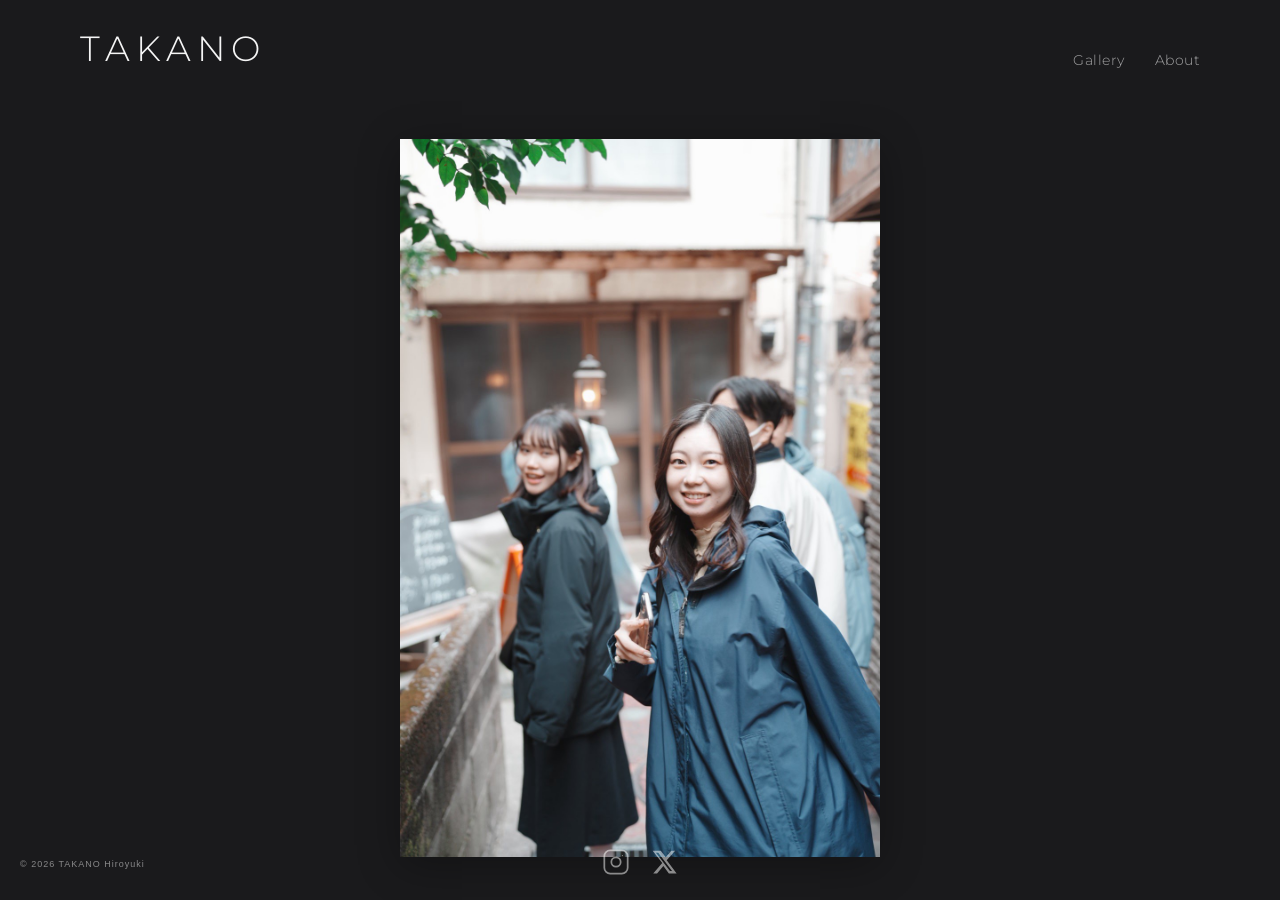
<file: index.html>
<!DOCTYPE html>
<html>

<head>
    <meta charset="UTF-8">
    <meta name="viewport" content="width=device-width, initial-scale=1.0">
    <title>TAKANO Hiroyuki</title>
    <link rel="stylesheet" href="style.css">
    <link rel="preconnect" href="https://fonts.googleapis.com">
    <link rel="preconnect" href="https://fonts.gstatic.com" crossorigin>
    <link href="https://fonts.googleapis.com/css2?family=Montserrat:wght@300;400&display=swap" rel="stylesheet">
    <link href="https://fonts.googleapis.com/css2?family=Cormorant+Garamond:wght@300;400;500&display=swap"
        rel="stylesheet">
</head>

<body>
    <div class="container">
        <header>
            <h1>TAKANO</h1>
            <nav>
                <a href="gallery.html">Gallery</a>
                <a href="about.html">About</a>
            </nav>

        </header>

        <section class="hero">
            <a href="gallery.html"><img id="hero-image"></a>
        </section>

        <footer>
            <p>© 2026 TAKANO Hiroyuki</p>
            <div class="footer-icons">
                <a href="https://www.instagram.com/hiro_43_" target="_blank" class="footer-icon">
                    <svg xmlns="http://www.w3.org/2000/svg" width="28" height="28" viewBox="0 0 24 24" fill="none"
                        stroke="currentColor" stroke-width="1.5" stroke-linecap="round" stroke-linejoin="round">
                        <rect x="2" y="2" width="20" height="20" rx="5" ry="5" />
                        <circle cx="12" cy="12" r="4" />
                        <circle cx="17.5" cy="6.5" r="0.5" fill="currentColor" stroke="none" />
                    </svg>
                </a>
                <a href="https://x.com/hiro_43_" target="_blank" class="footer-icon">
                    <svg xmlns="http://www.w3.org/2000/svg" width="28" height="28" viewBox="0 0 24 24"
                        fill="currentColor">
                        <path
                            d="M18.244 2.25h3.308l-7.227 8.26 8.502 11.24H16.17l-4.714-6.231-5.401 6.231H2.742l7.737-8.835L2.25 2.25h6.988l4.26 5.632 4.746-5.632zm-1.161 17.52h1.833L7.084 4.126H5.117z" />
                    </svg>
                </a>
            </div>
        </footer>
    </div>
    <script src="script.js"></script>

</body>

</html>
</file>
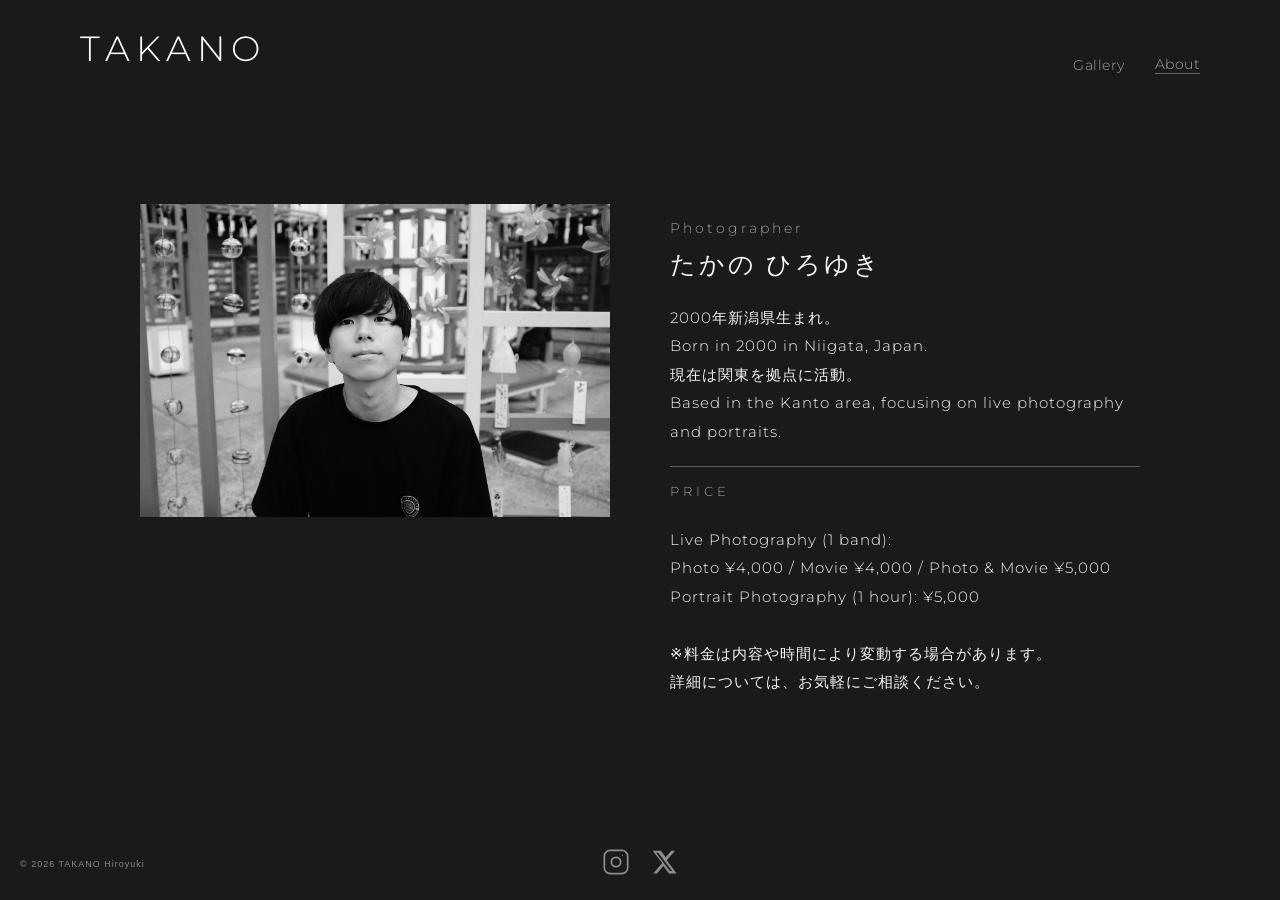
<file: about.html>
<!DOCTYPE html>
<html>

<head>
    <meta charset="UTF-8">
    <meta name="viewport" content="width=device-width, initial-scale=1.0">
    <title>About | TAKANO Hiroyuki</title>
    <link rel="stylesheet" href="style.css">

    <!-- フォント -->
    <link rel="preconnect" href="https://fonts.googleapis.com">
    <link rel="preconnect" href="https://fonts.gstatic.com" crossorigin>
    <link href="https://fonts.googleapis.com/css2?family=Cormorant+Garamond:wght@300;400;500&display=swap"
        rel="stylesheet">
    <link href="https://fonts.googleapis.com/css2?family=Montserrat:wght@300;400&display=swap" rel="stylesheet">
</head>

<body>

    <div class="container">

        <!-- ヘッダー -->
        <header>
            <h1><a href="index.html">TAKANO</a></h1>

            <nav>
                <a href="gallery.html">Gallery</a>
                <a href="about.html" class="active">About</a>
            </nav>
        </header>

        <!-- About本文 -->
        <section class="about">

            <div class="about-wrap">
                <div class="about-image">
                    <img src="images/about/hiroyuki.jpg" alt="TAKANO Hiroyuki">
                </div>
                <div class="name">
                    <span class="name-sub">Photographer</span><br>
                    たかの ひろゆき
                </div>
                <div class="bio">
                    2000年新潟県生まれ。<br>
                    Born in 2000 in Niigata, Japan.<br>
                    現在は関東を拠点に活動。<br>
                    Based in the Kanto area, focusing on live photography and portraits.
                </div>
                <div class="price">
                    <div class="price-heading">
                        <hr class="price-divider">
                        <span class="price-label">PRICE</span>
                    </div>
                    <div class="price-body">
                        Live Photography (1 band): <br>
                        Photo ¥4,000 / Movie ¥4,000 / Photo & Movie ¥5,000<br>
                        Portrait Photography (1 hour): ¥5,000<br><br>
                        ※料金は内容や時間により変動する場合があります。<br>
                        詳細については、お気軽にご相談ください。
                    </div>
                </div>
            </div>
        </section>

        <!-- フッター -->
        <footer>
            <p>© 2026 TAKANO Hiroyuki</p>
            <div class="footer-icons">
                <a href="https://www.instagram.com/hiro_43_" target="_blank" class="footer-icon">
                    <svg xmlns="http://www.w3.org/2000/svg" width="28" height="28" viewBox="0 0 24 24" fill="none"
                        stroke="currentColor" stroke-width="1.5" stroke-linecap="round" stroke-linejoin="round">
                        <rect x="2" y="2" width="20" height="20" rx="5" ry="5" />
                        <circle cx="12" cy="12" r="4" />
                        <circle cx="17.5" cy="6.5" r="0.5" fill="currentColor" stroke="none" />
                    </svg>
                </a>
                <a href="https://x.com/hiro_43_" target="_blank" class="footer-icon">
                    <svg xmlns="http://www.w3.org/2000/svg" width="28" height="28" viewBox="0 0 24 24"
                        fill="currentColor">
                        <path
                            d="M18.244 2.25h3.308l-7.227 8.26 8.502 11.24H16.17l-4.714-6.231-5.401 6.231H2.742l7.737-8.835L2.25 2.25h6.988l4.26 5.632 4.746-5.632zm-1.161 17.52h1.833L7.084 4.126H5.117z" />
                    </svg>
                </a>
            </div>
        </footer>
    </div>
</body>

</html>
</file>
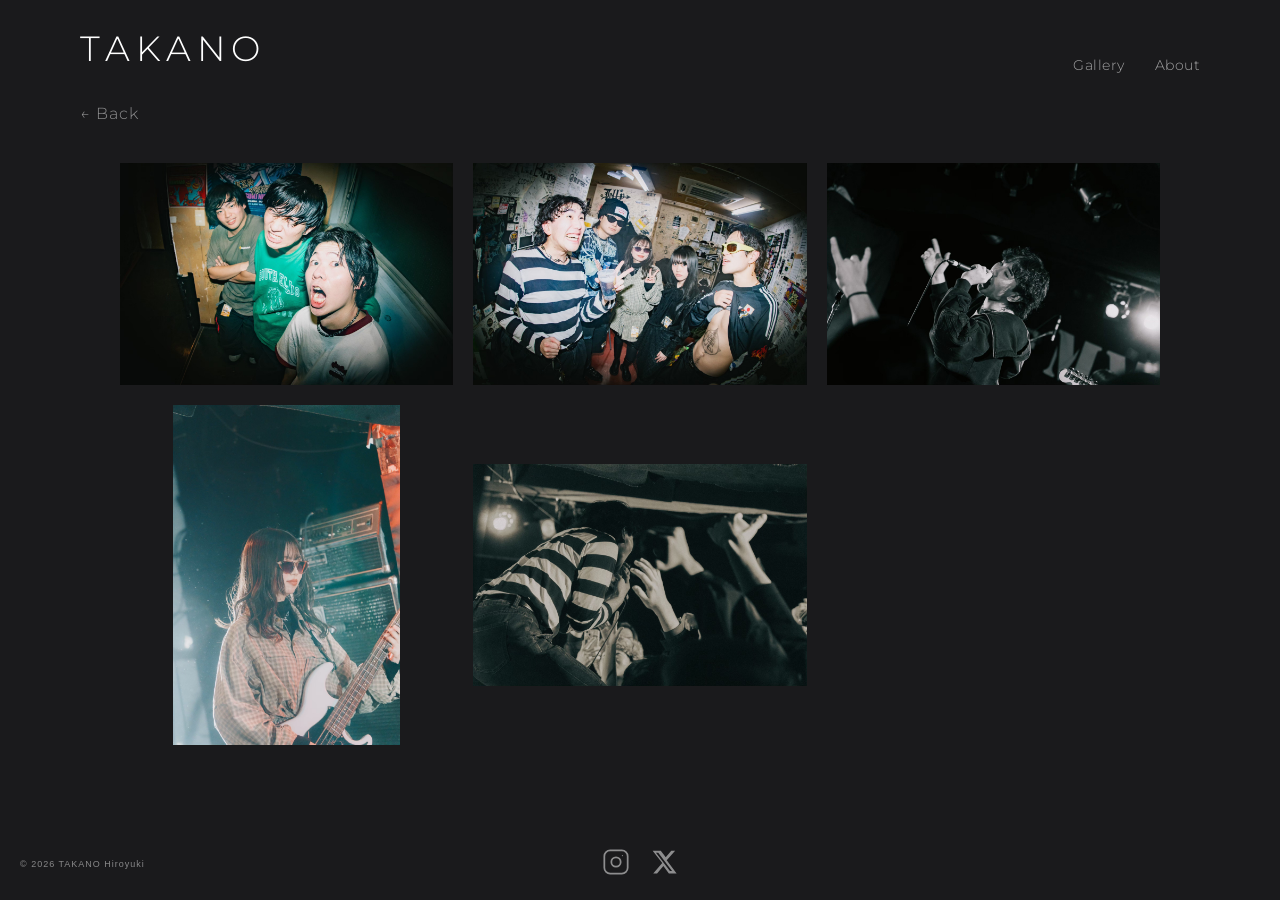
<file: gallery-live.html>
<!DOCTYPE html>
<html>

<head>
    <meta charset="UTF-8">
    <meta name="viewport" content="width=device-width, initial-scale=1.0">
    <title>Live | TAKANO Hiroyuki</title>
    <link rel="stylesheet" href="style.css">
    <link rel="preconnect" href="https://fonts.googleapis.com">
    <link rel="preconnect" href="https://fonts.gstatic.com" crossorigin>
    <link href="https://fonts.googleapis.com/css2?family=Cormorant+Garamond:wght@300;400;500&display=swap"
        rel="stylesheet">
    <link href="https://fonts.googleapis.com/css2?family=Montserrat:wght@300;400&display=swap" rel="stylesheet">
</head>

<body>
    <div class="container">
        <header>
            <h1><a href="index.html">TAKANO</a></h1>
            <nav>
                <a href="gallery.html">Gallery</a>
                <a href="about.html">About</a>
            </nav>
        </header>
        <a href="gallery.html" class="back-link">← Back</a>
        <section class="gallery">
            <div class="gallery-item"><img src="images/live/photo1.jpg" alt="photo 4"></div>
            <div class="gallery-item"><img src="images/live/photo2.jpg" alt="photo 5"></div>
            <div class="gallery-item"><img src="images/live/photo3.jpg" alt="photo 6"></div>
            <div class="gallery-item"><img src="images/live/photo4.jpg" alt="photo 7"></div>
            <div class="gallery-item"><img src="images/live/photo5.jpg" alt="photo 8"></div>
        </section>

        <div id="lightbox" class="lightbox">
            <span class="lightbox-close">&times;</span>
            <img class="lightbox-img" id="lightbox-img">
        </div>

        <footer>
            <p>© 2026 TAKANO Hiroyuki</p>
            <div class="footer-icons">
                <a href="https://www.instagram.com/hiro_43_" target="_blank" class="footer-icon">
                    <svg xmlns="http://www.w3.org/2000/svg" width="28" height="28" viewBox="0 0 24 24" fill="none"
                        stroke="currentColor" stroke-width="1.5" stroke-linecap="round" stroke-linejoin="round">
                        <rect x="2" y="2" width="20" height="20" rx="5" ry="5" />
                        <circle cx="12" cy="12" r="4" />
                        <circle cx="17.5" cy="6.5" r="0.5" fill="currentColor" stroke="none" />
                    </svg>
                </a>
                <a href="https://x.com/hiro_43_" target="_blank" class="footer-icon">
                    <svg xmlns="http://www.w3.org/2000/svg" width="28" height="28" viewBox="0 0 24 24"
                        fill="currentColor">
                        <path
                            d="M18.244 2.25h3.308l-7.227 8.26 8.502 11.24H16.17l-4.714-6.231-5.401 6.231H2.742l7.737-8.835L2.25 2.25h6.988l4.26 5.632 4.746-5.632zm-1.161 17.52h1.833L7.084 4.126H5.117z" />
                    </svg>
                </a>
            </div>
        </footer>
    </div>
    <script src="script.js"></script>
</body>

</html>
</file>
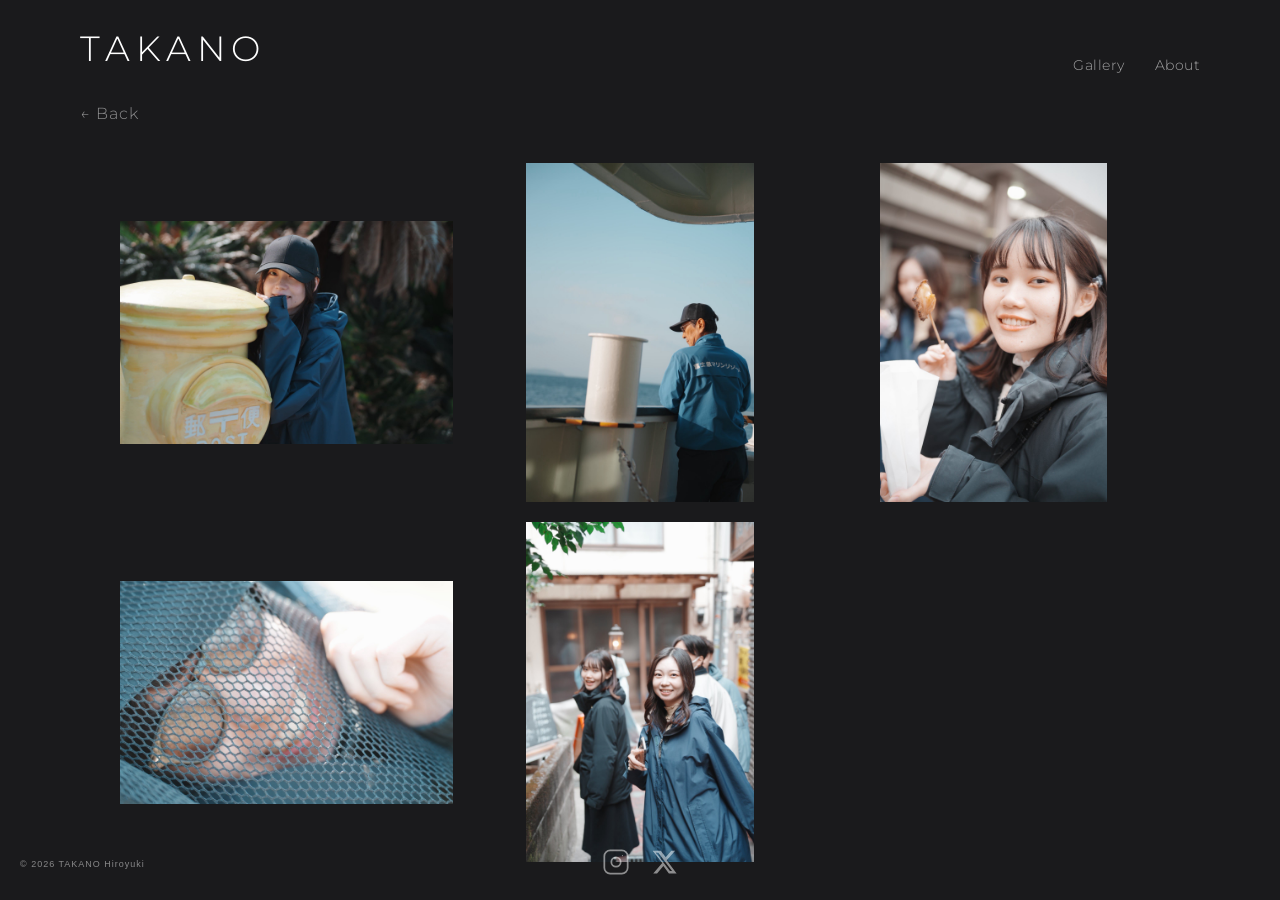
<file: gallery-portrait.html>
<!DOCTYPE html>
<html>

<head>
    <meta charset="UTF-8">
    <meta name="viewport" content="width=device-width, initial-scale=1.0">
    <title>Portrait | TAKANO Hiroyuki</title>
    <link rel="stylesheet" href="style.css">
    <link rel="preconnect" href="https://fonts.googleapis.com">
    <link rel="preconnect" href="https://fonts.gstatic.com" crossorigin>
    <link href="https://fonts.googleapis.com/css2?family=Cormorant+Garamond:wght@300;400;500&display=swap"
        rel="stylesheet">
    <link href="https://fonts.googleapis.com/css2?family=Montserrat:wght@300;400&display=swap" rel="stylesheet">
</head>

<body>
    <div class="container">
        <header>
            <h1><a href="index.html">TAKANO</a></h1>
            <nav>
                <a href="gallery.html">Gallery</a>
                <a href="about.html">About</a>
            </nav>
        </header>
        <a href="gallery.html" class="back-link">← Back</a>
        <section class="gallery">
            <div class="gallery-item"><img src="images/portrait/photo1.jpg" alt="photo 9"></div>
            <div class="gallery-item"><img src="images/portrait/photo2.jpg" alt="photo 10"></div>
            <div class="gallery-item"><img src="images/portrait/photo3.jpg" alt="photo 11"></div>
            <div class="gallery-item"><img src="images/portrait/photo4.jpg" alt="photo 12"></div>
            <div class="gallery-item"><img src="images/portrait/photo5.jpg" alt="photo 13"></div>
        </section>

        <div id="lightbox" class="lightbox">
            <span class="lightbox-close">&times;</span>
            <img class="lightbox-img" id="lightbox-img">
        </div>

        <footer>
            <p>© 2026 TAKANO Hiroyuki</p>
            <div class="footer-icons">
                <a href="https://www.instagram.com/hiro_43_" target="_blank" class="footer-icon">
                    <svg xmlns="http://www.w3.org/2000/svg" width="28" height="28" viewBox="0 0 24 24" fill="none"
                        stroke="currentColor" stroke-width="1.5" stroke-linecap="round" stroke-linejoin="round">
                        <rect x="2" y="2" width="20" height="20" rx="5" ry="5" />
                        <circle cx="12" cy="12" r="4" />
                        <circle cx="17.5" cy="6.5" r="0.5" fill="currentColor" stroke="none" />
                    </svg>
                </a>
                <a href="https://x.com/hiro_43_" target="_blank" class="footer-icon">
                    <svg xmlns="http://www.w3.org/2000/svg" width="28" height="28" viewBox="0 0 24 24"
                        fill="currentColor">
                        <path
                            d="M18.244 2.25h3.308l-7.227 8.26 8.502 11.24H16.17l-4.714-6.231-5.401 6.231H2.742l7.737-8.835L2.25 2.25h6.988l4.26 5.632 4.746-5.632zm-1.161 17.52h1.833L7.084 4.126H5.117z" />
                    </svg>
                </a>
            </div>
        </footer>
    </div>
    <script src="script.js"></script>
</body>

</html>
</file>
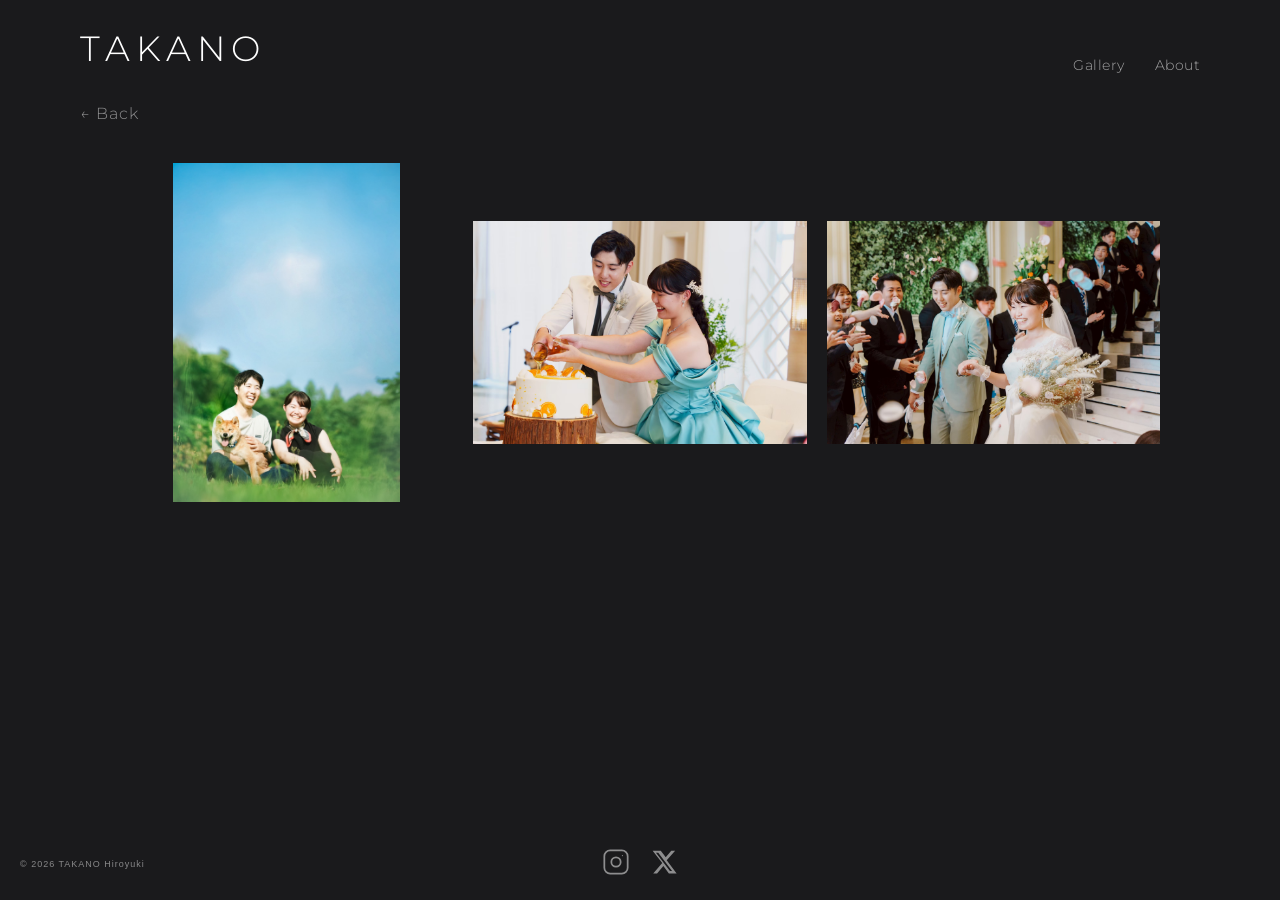
<file: gallery-wedding.html>
<!DOCTYPE html>
<html>

<head>
    <meta charset="UTF-8">
    <meta name="viewport" content="width=device-width, initial-scale=1.0">
    <title>Wedding | TAKANO Hiroyuki</title>
    <link rel="stylesheet" href="style.css">
    <link rel="preconnect" href="https://fonts.googleapis.com">
    <link rel="preconnect" href="https://fonts.gstatic.com" crossorigin>
    <link href="https://fonts.googleapis.com/css2?family=Cormorant+Garamond:wght@300;400;500&display=swap"
        rel="stylesheet">
    <link href="https://fonts.googleapis.com/css2?family=Montserrat:wght@300;400&display=swap" rel="stylesheet">
</head>

<body>
    <div class="container">
        <header>
            <h1><a href="index.html">TAKANO</a></h1>
            <nav>
                <a href="gallery.html">Gallery</a>
                <a href="about.html">About</a>
            </nav>
        </header>
        <a href="gallery.html" class="back-link">← Back</a>
        <section class="gallery">
            <div class="gallery-item"><img src="images/wedding/photo1.jpg" alt="photo 1"></div>
            <div class="gallery-item"><img src="images/wedding/photo2.jpg" alt="photo 2"></div>
            <div class="gallery-item"><img src="images/wedding/photo3.jpg" alt="photo 3"></div>
        </section>

        <div id="lightbox" class="lightbox">
            <span class="lightbox-close">&times;</span>
            <img class="lightbox-img" id="lightbox-img">
        </div>

        <footer>
            <p>© 2026 TAKANO Hiroyuki</p>
            <div class="footer-icons">
                <a href="https://www.instagram.com/hiro_43_" target="_blank" class="footer-icon">
                    <svg xmlns="http://www.w3.org/2000/svg" width="28" height="28" viewBox="0 0 24 24" fill="none"
                        stroke="currentColor" stroke-width="1.5" stroke-linecap="round" stroke-linejoin="round">
                        <rect x="2" y="2" width="20" height="20" rx="5" ry="5" />
                        <circle cx="12" cy="12" r="4" />
                        <circle cx="17.5" cy="6.5" r="0.5" fill="currentColor" stroke="none" />
                    </svg>
                </a>
                <a href="https://x.com/hiro_43_" target="_blank" class="footer-icon">
                    <svg xmlns="http://www.w3.org/2000/svg" width="28" height="28" viewBox="0 0 24 24"
                        fill="currentColor">
                        <path
                            d="M18.244 2.25h3.308l-7.227 8.26 8.502 11.24H16.17l-4.714-6.231-5.401 6.231H2.742l7.737-8.835L2.25 2.25h6.988l4.26 5.632 4.746-5.632zm-1.161 17.52h1.833L7.084 4.126H5.117z" />
                    </svg>
                </a>
            </div>
        </footer>
    </div>
    <script src="script.js"></script>
</body>

</html>
</file>
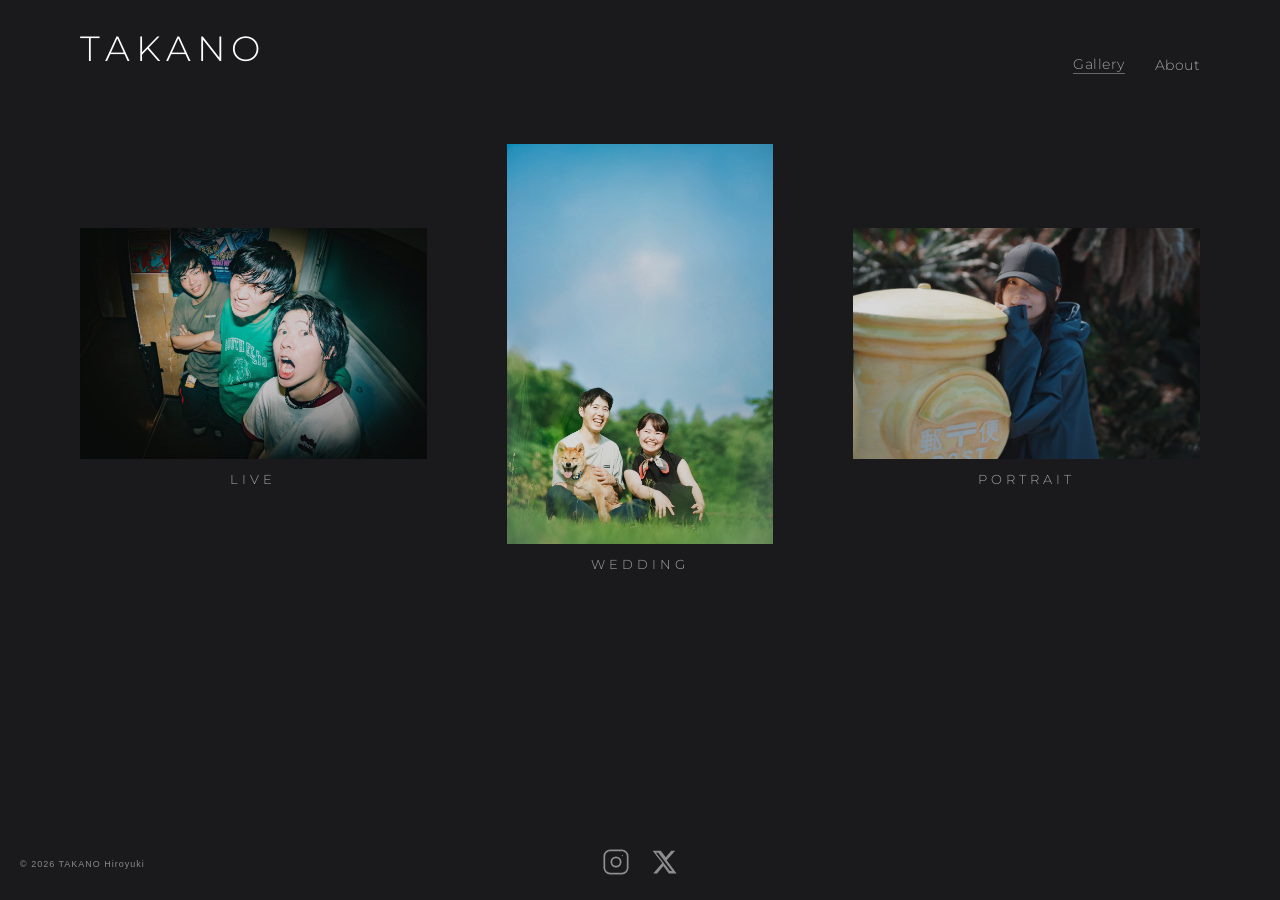
<file: gallery.html>
<!DOCTYPE html>
<html>

<head>
    <meta charset="UTF-8">
    <meta name="viewport" content="width=device-width, initial-scale=1.0">
    <title>Gallery | TAKANO Hiroyuki</title>
    <link rel="stylesheet" href="style.css">
    <link rel="preconnect" href="https://fonts.googleapis.com">
    <link rel="preconnect" href="https://fonts.gstatic.com" crossorigin>
    <link href="https://fonts.googleapis.com/css2?family=Cormorant+Garamond:wght@300;400;500&display=swap"
        rel="stylesheet">
    <link href="https://fonts.googleapis.com/css2?family=Montserrat:wght@300;400&display=swap" rel="stylesheet">
</head>

<body>
    <div class="container">
        <header>
            <h1><a href="index.html">TAKANO</a></h1>
            <nav>
                <a href="gallery.html" class="active">Gallery</a>
                <a href="about.html">About</a>
            </nav>
        </header>

        <section class="category-grid">
            <a href="gallery-live.html" class="category-item">
                <img src="images/live/photo1.jpg" alt="Live">
                <span class="category-name">Live</span>
            </a>
            <a href="gallery-wedding.html" class="category-item">
                <img src="images/wedding/photo1.jpg" alt="Wedding">
                <span class="category-name">Wedding</span>
            </a>
            <a href="gallery-portrait.html" class="category-item">
                <img src="images/portrait/photo1.jpg" alt="Portrait">
                <span class="category-name">Portrait</span>
            </a>
        </section>

        <footer>
            <p>© 2026 TAKANO Hiroyuki</p>
            <div class="footer-icons">
                <a href="https://www.instagram.com/hiro_43_" target="_blank" class="footer-icon">
                    <svg xmlns="http://www.w3.org/2000/svg" width="28" height="28" viewBox="0 0 24 24" fill="none"
                        stroke="currentColor" stroke-width="1.5" stroke-linecap="round" stroke-linejoin="round">
                        <rect x="2" y="2" width="20" height="20" rx="5" ry="5" />
                        <circle cx="12" cy="12" r="4" />
                        <circle cx="17.5" cy="6.5" r="0.5" fill="currentColor" stroke="none" />
                    </svg>
                </a>
                <a href="https://x.com/hiro_43_" target="_blank" class="footer-icon">
                    <svg xmlns="http://www.w3.org/2000/svg" width="28" height="28" viewBox="0 0 24 24"
                        fill="currentColor">
                        <path
                            d="M18.244 2.25h3.308l-7.227 8.26 8.502 11.24H16.17l-4.714-6.231-5.401 6.231H2.742l7.737-8.835L2.25 2.25h6.988l4.26 5.632 4.746-5.632zm-1.161 17.52h1.833L7.084 4.126H5.117z" />
                    </svg>
                </a>
            </div>
        </footer>
    </div>
</body>

</html>
</file>
<file: style.css>
body {
  background: #1a1a1c;
  color: #f5f5f5;
  font-family: sans-serif;
  margin: 0;
  padding: 0;
}

header {
  display: flex;
  justify-content: space-between;
  align-items: flex-end;
  padding: 30px 40px;
}

nav {
  display: flex;
  align-items: flex-end;
}

nav a {
  margin-left: 30px;
  text-decoration: none;
  color: white;
  align-items: center;
  font-family: "Montserrat", sans-serif;
  font-weight: 300;
  font-size: 14px;
  letter-spacing: 0.5px;
  opacity: 0.6;
  transition: opacity 0.4s ease;
}

nav a:hover {
  opacity: 1;
}

h1 {
  font-family: "Montserrat", sans-serif;
  font-size: 35px;
  letter-spacing: 6px;
  font-weight: 300;
  line-height: 1.1;
  margin: 0;
}

h1 a {
  text-decoration: none;
  color: white;
  display: inline-block;
  padding-bottom: 4px;
  border-bottom: 1px solid transparent;
  transition: border-color 0.6s ease;
}

h1 a:hover {
  border-bottom-color: rgba(245, 245, 245, 0.6);
}

nav a.active {
  border-bottom: 1px solid rgba(245, 245, 245, 0.6);
  pointer-events: none;
}

.container {
  max-width: 1200px;
  margin: auto;
}

.hero {
  display: flex;
  justify-content: center;
  align-items: center;
  flex: 1;
  margin-top: 40px;
  min-height: 70vh;
}

.hero img {
  width: 40%;
  max-width: 600px;
  opacity: 1;
  transition: opacity 1s;
  box-shadow: 0 8px 40px rgba(0, 0, 0, 0.3);
}

.hero a {
  display: flex;
  justify-content: center;
  cursor: pointer;
  width: 100%;
}

/* 各gallery↓ */
.back-link {
  display: inline-block;
  font-family: "Montserrat", sans-serif;
  font-weight: 300;
  font-size: 16px;
  letter-spacing: 1px;
  color: white;
  text-decoration: none;
  opacity: 0.5;
  padding: 0 40px 20px;
  transition: opacity 0.4s ease;
}

.back-link:hover {
  opacity: 1;
}

.gallery {
  display: grid;
  grid-template-columns: repeat(3, 1fr);
  gap: 20px;
  padding: 20px 80px;
}

/* 写真1枚の枠 */
.gallery-item {
  display: flex;
  justify-content: center;
  align-items: center;
}

/* 写真 */
.gallery-item img {
  width: auto;
  max-width: 100%;
  max-height: 340px;
  display: block;
  opacity: 0;
  transform: translateY(20px);
  transition: opacity 0.6s ease, transform 0.6s ease;
}

.gallery-item img.visible {
  opacity: 1;
  transform: translateY(0);
}

/* category grid */
.category-grid {
  display: grid;
  grid-template-columns: repeat(3, 1fr);
  gap: 40px;
  padding: 40px 40px 80px;
  align-items: center;
}

.category-item {
  display: block;
  text-decoration: none;
}

.category-item img {
  width: 100%;
  max-height: 400px;
  object-fit: contain;
  display: block;
  transition: opacity 0.6s ease;
  opacity: 0.85;
}

.category-item:hover img {
  opacity: 1;
}

.category-name {
  display: block;
  font-family: "Montserrat", sans-serif;
  font-weight: 300;
  font-size: 13px;
  letter-spacing: 4px;
  color: white;
  text-transform: uppercase;
  opacity: 0.6;
  margin-top: 12px;
  text-align: center;
}


/* lightbox */
.lightbox {
  display: none;
  position: fixed;
  inset: 0;
  background: rgba(0, 0, 0, 0.9);
  z-index: 1000;
  justify-content: center;
  align-items: center;
}

.lightbox.active {
  display: flex;
}

.lightbox-img {
  max-width: 90vw;
  max-height: 90vh;
  object-fit: contain;
}

.lightbox-close {
  position: absolute;
  top: 20px;
  right: 30px;
  font-size: 40px;
  color: white;
  cursor: pointer;
  opacity: 0.7;
  transition: opacity 0.3s;
}

.lightbox-close:hover {
  opacity: 1;
}

/* about */
.about-wrap {
  display: grid;
  grid-template-columns: 1fr 1fr;
  grid-template-rows: auto auto auto;
  gap: 20px 60px;
  max-width: 1000px;
  margin: 100px auto;
  padding: 0 40px;
}

.about-image {
  grid-column: 1;
  grid-row: 1 / 4;
}

.about-image img {
  width: 100%;
  display: block;
}

.name {
  grid-column: 2;
  grid-row: 1;
  font-family: "Montserrat", sans-serif;
  font-size: 25px;
  font-weight: 300;
  letter-spacing: 3px;
  line-height: 1.6;
}

.name-sub {
  font-size: 14px;
  letter-spacing: 3px;
  font-weight: 300;
  opacity: 0.6;
}

.bio,
.price {
  font-family: "Montserrat", sans-serif;
  font-weight: 300;
  font-size: 15px;
  line-height: 1.9;
  letter-spacing: 1px;
}

.price-heading {
  margin-bottom: 20px;
}

.price-divider {
  border: none;
  border-top: 1px solid rgba(245, 245, 245, 0.3);
  margin: 0;
}

.price-label {
  display: inline-block;
  font-family: "Montserrat", sans-serif;
  font-weight: 300;
  font-size: 13px;
  letter-spacing: 4px;
  opacity: 0.6;
  margin-top: 12px;
  margin-bottom: 0px;
}

.price-body {
  margin-top: 6px;
}

/* footer */
footer {
  position: fixed;
  bottom: 20px;
  left: 0;
  right: 0;
  display: flex;
  align-items: center;
  justify-content: center;
  padding: 0 20px;
}

footer p {
  position: absolute;
  left: 20px;
  font-size: 9px;
  opacity: 0.5;
  letter-spacing: 1px;
  margin: 0;
}

.footer-icons {
  display: flex;
  gap: 20px;
  align-items: center;
}

.footer-icon {
  color: white;
  opacity: 0.5;
  text-decoration: none;
  transition: opacity 0.4s ease;
}

.footer-icon:hover {
  opacity: 1;
}

@media (max-width: 768px) {
  header {
    padding: 30px 20px;
  }

  /* index*/
  .hero {
    margin-top: 60px;
  }

  .hero img {
    width: 80%;
  }

  .hero a {
    display: flex;
    justify-content: center;
    cursor: pointer;
  }

  .about-wrap {
    display: flex;
    flex-direction: column;
    gap: 25px;
    padding: 0 20px;
    margin: 60px auto;
  }

  /* 各gallery ↓*/
  .gallery {
    display: grid;
    grid-template-columns: 1fr;
    gap: 40px;
    padding: 10px 50px;
  }

  /* 写真1枚分の枠 */
  .gallery-item {
    display: flex;
    justify-content: center;
  }

  /* 写真 */
  .gallery-item img {
    width: 70%;
    max-height: none;
    height: auto;
  }

  /* 各gallery ↑*/

  /* カテゴリー一覧ページ↓ */
  .category-grid {
    grid-template-columns: 1fr;
    gap: 40px;
    padding: 20px 20px 80px;
  }

  .category-grid .category-item img {
    width: 65%;
    margin: 0 auto;
  }

  /* カテゴリー一覧ページ↑ */

  /* about */
  .name {
    order: 1;
  }

  .about-image {
    order: 2;
    width: 80%;
    margin: 0 auto;
  }

  .bio {
    order: 3;
    width: 100%;
  }

  .price {
    order: 4;
    width: 100%;
  }
}
</file>
